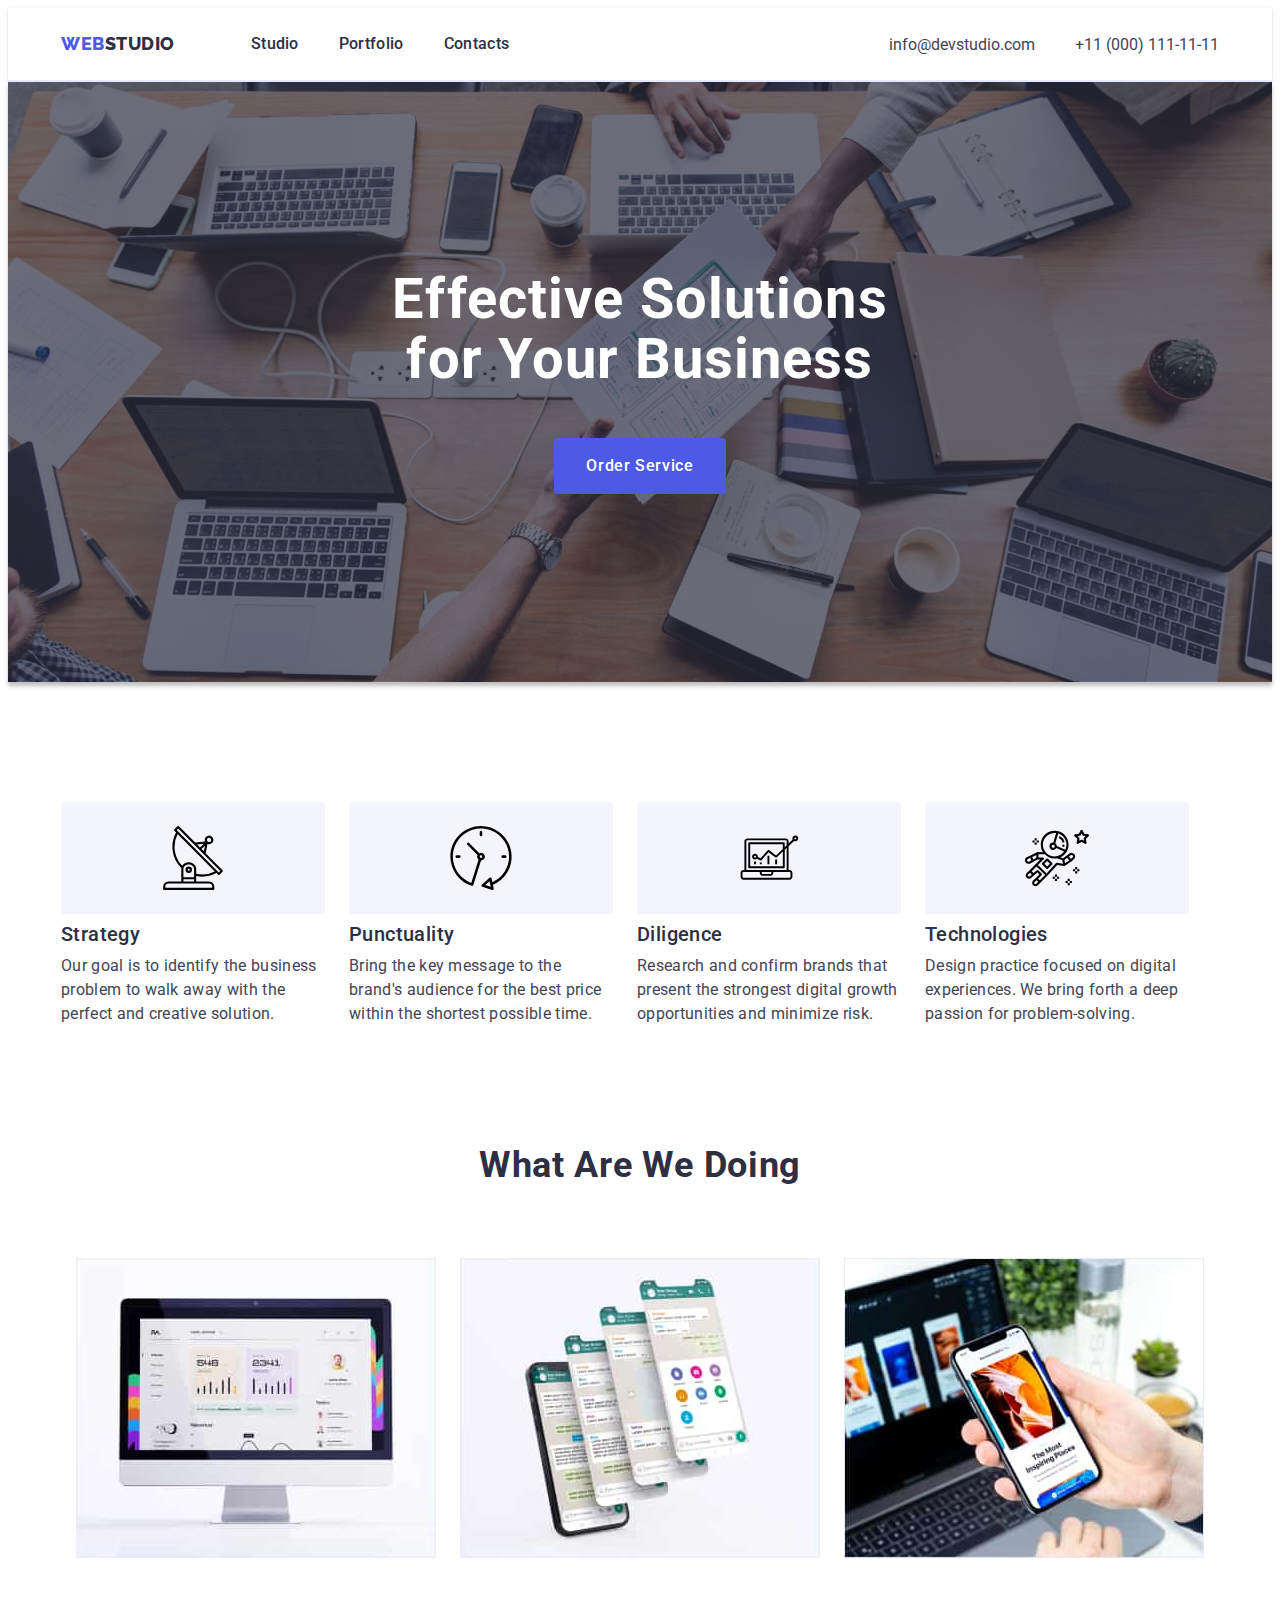
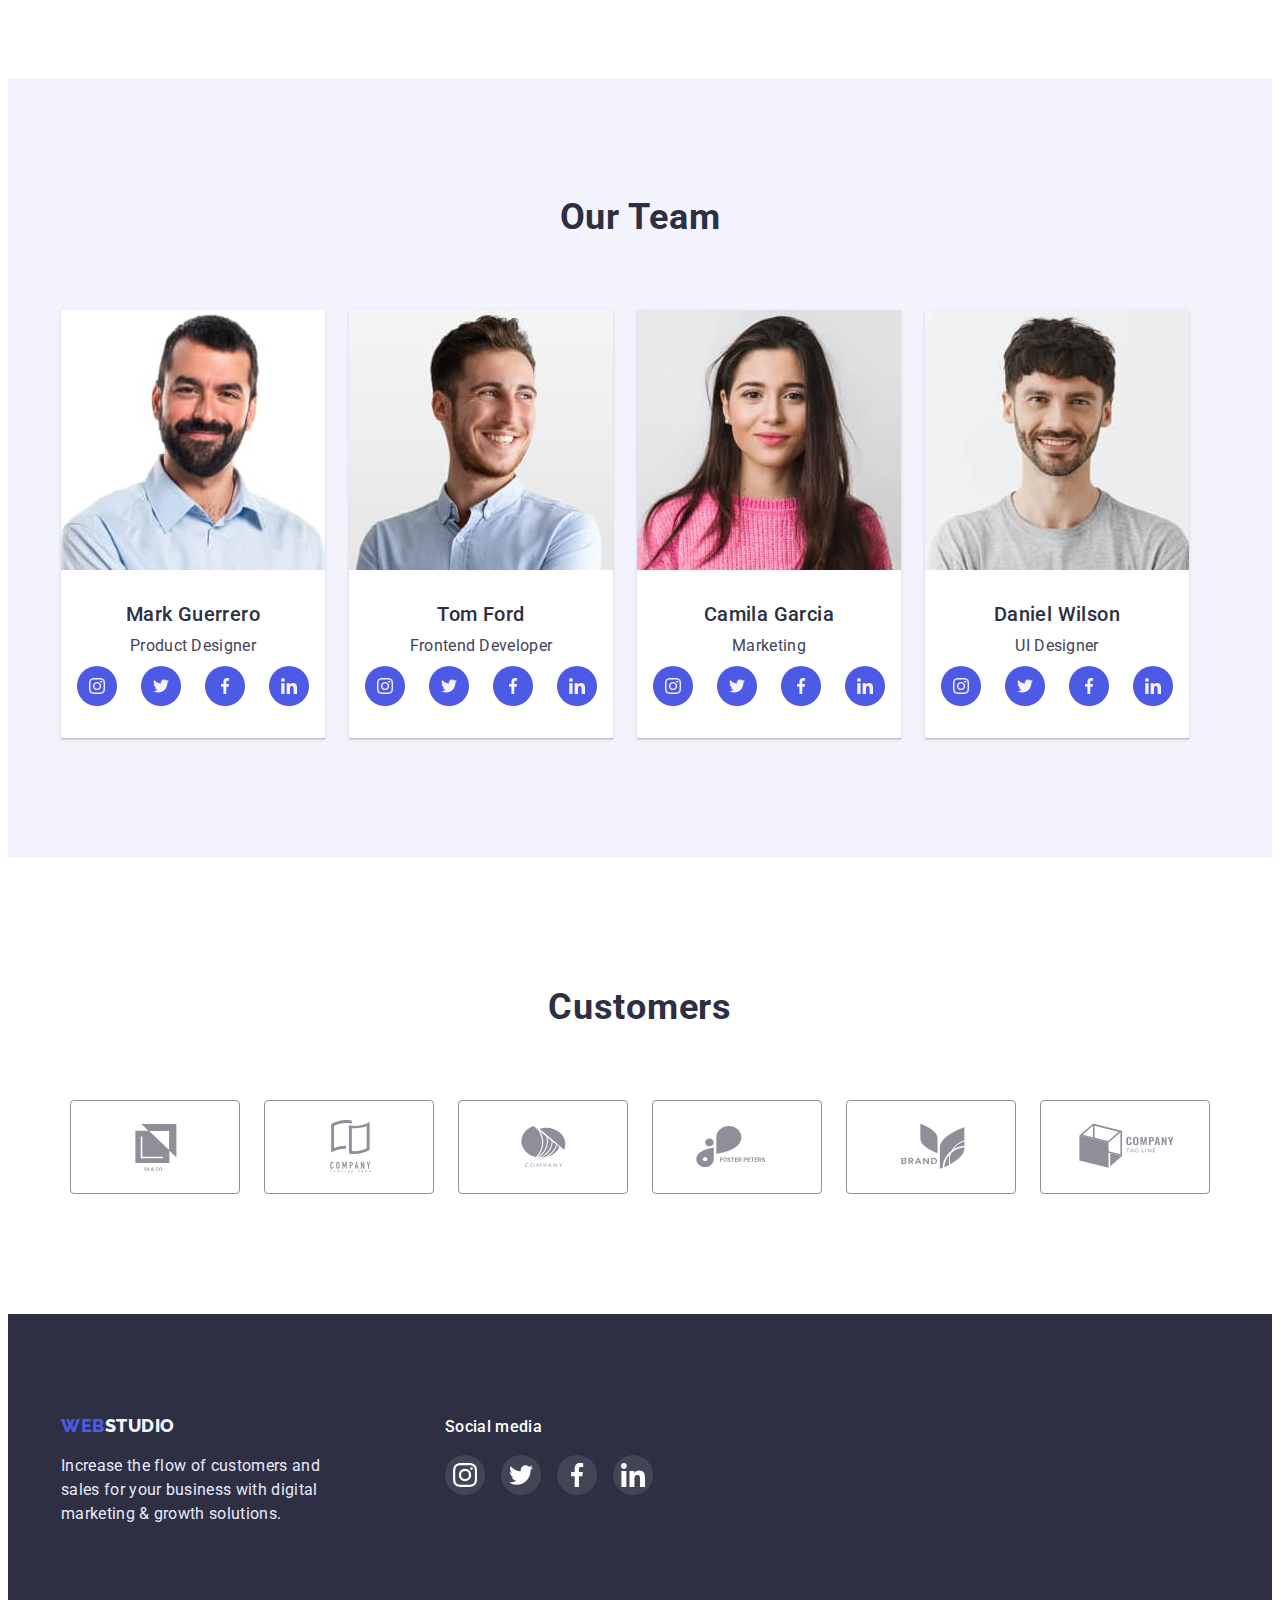
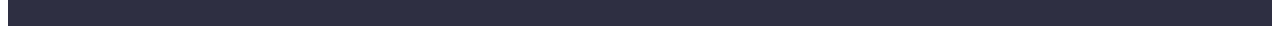
<file: index.html>
<!DOCTYPE html>
<html lang="en">
  <head>
    <meta charset="UTF-8" />
    <meta http-equiv="X-UA-Compatible" content="IE=edge" />
    <meta name="viewport" content="width=device-width, initial-scale=1.0" />
    <link
      rel="stylesheet"
      href="https://cdnjs.cloudflare.com/ajax/libs/modern-normalize/1.1.0/modern-normalize.min.css"
      integrity="sha512-wpPYUAdjBVSE4KJnH1VR1HeZfpl1ub8YT/NKx4PuQ5NmX2tKuGu6U/JRp5y+Y8XG2tV+wKQpNHVUX03MfMFn9Q=="
      crossorigin="anonymous"
      referrerpolicy="no-referrer"
    />

    <link rel="preconnect" href="https://fonts.googleapis.com" />
    <link rel="preconnect" href="https://fonts.gstatic.com" crossorigin />
    <link
      href="https://fonts.googleapis.com/css2?family=Raleway:wght@900&family=Roboto:wght@400;500;700;900&display=swap"
      rel="stylesheet"
    />
    <link rel="stylesheet" href="./css/styles.css" />
    <title>Web Studio</title>
  </head>
  <body>
    <!-- ================HEADER====================== -->
    <header class="header-border">
      <div class="container">
        <nav class="nav-container">
          <a href="index.html" class="link logo-text"
            ><span class="blue-logo-text">Web</span>Studio
          </a>
          <ul class="list nav-menu">
            <li class="nav-item">
              <a
                href="index.html"
                target="_self"
                rel="noreferrer noopener"
                class="link nav-link"
                >Studio</a
              >
            </li>
            <li class="nav-item">
              <a
                href="portfolio.html"
                target="_self"
                rel="noreferrer noopener"
                class="link nav-link"
                >Portfolio</a
              >
            </li>
            <li class="nav-item">
              <a href="" class="link nav-link">Contacts</a>
            </li>
          </ul>

          <address class="address">
            <ul class="list adrdress-list">
              <li class="adrdress-item">
                <a href="mailto:info@devstudio.com" class="link address-link"
                  >info@devstudio.com</a
                >
              </li>
              <li class="adrdress-item">
                <a href="tel:+110001111111" class="link address-link"
                  >+11 (000) 111-11-11</a
                >
              </li>
            </ul>
          </address>
        </nav>
      </div>
    </header>
    <main>
      <!-- NO NEED TO DO BACKGROUND YET! -->
      <!-- =====================HERO========================== -->
      <section class="hero-background">
        <div class="container hero-container">
          <!-- Hero -->
          <h1 class="hero-title">Effective Solutions for Your Business</h1>
          <button type="button" class="hero-btn btn">Order Service</button>
        </div>
      </section>
      <!--====================Benefits========================= -->
      <section class="benefits-section">
        <div class="container">
          <h2 class="visually-hidden">Benefits</h2>
          <ul class="list benefits-item-list">
            <li class="benefits-item">
              <div class="benefits-icon">
                <svg width="64px" height="64px">
                  <use href="./images/icons.svg#icon-antenna"></use>
                </svg>
              </div>
              <h3 class="benefits-title">Strategy</h3>
              <p class="benefits-text">
                Our goal is to identify the business problem to walk away with
                the perfect and creative solution.
              </p>
            </li>
            <li class="benefits-item">
              <div class="benefits-icon">
                <svg width="64px" height="64px">
                  <use href="./images/icons.svg#icon-clock"></use>
                </svg>
              </div>
              <h3 class="benefits-title">Punctuality</h3>
              <p class="benefits-text">
                Bring the key message to the brand's audience for the best price
                within the shortest possible time.
              </p>
            </li>
            <li class="benefits-item">
              <div class="benefits-icon">
                <svg width="64px" height="64px">
                  <use href="./images/icons.svg#icon-diagram"></use>
                </svg>
              </div>
              <h3 class="benefits-title">Diligence</h3>
              <p class="benefits-text">
                Research and confirm brands that present the strongest digital
                growth opportunities and minimize risk.
              </p>
            </li>
            <li class="benefits-item">
              <div class="benefits-icon">
                <svg width="64px" height="64px">
                  <use href="./images/icons.svg#icon-astronaut"></use>
                </svg>
              </div>
              <h3 class="benefits-title">Technologies</h3>
              <p class="benefits-text">
                Design practice focused on digital experiences. We bring forth a
                deep passion for problem-solving.
              </p>
            </li>
          </ul>
        </div>
      </section>
      <!-- ====================WHAT WE ARE DOING================== -->
      <section class="about-section">
        <div class="container">
          <h2 class="about-title">What are we doing</h2>
          <ul class="list about-list">
            <li class="about-item">
              <img src="./images/desktop.jpg" alt="desktop" width="360" />
            </li>
            <li class="about-item">
              <img src="./images/chatbots.jpg" alt="chatbots" width="360" />
            </li>
            <li class="about-item">
              <img src="./images/mobile.jpg" alt="mobile" width="360" />
            </li>
          </ul>
        </div>
      </section>
      <!-- ==================Our Team =======================-->
      <section class="team-background team-section">
        <div class="container">
          <h2 class="team-title">Our Team</h2>
          <ul class="list team-container-list">
            <li class="team-item-li">
              <img
                src="./images/markguerrero.jpg"
                alt="Mark Guerrero"
                width="264"
              />
              <div class="team-container-item">
                <h3 class="team-title-name">Mark Guerrero</h3>
                <p class="team-text">Product Designer</p>
                <ul class="team-soc-list list">
                  <li class="team-soc-item">
                    <a href="" class="team-soc-link link">
                      <svg class="team-soc-icon" width="16" height="16">
                        <use href="./images/icons.svg#icon-instagram"></use>
                      </svg>
                    </a>
                  </li>
                  <li class="team-soc-item">
                    <a href="" class="team-soc-link link">
                      <svg class="team-soc-icon" width="16" height="16">
                        <use href="./images/icons.svg#icon-twitter"></use>
                      </svg>
                    </a>
                  </li>
                  <li class="team-soc-item">
                    <a href="" class="team-soc-link link">
                      <svg class="team-soc-icon" width="16" height="16">
                        <use href="./images/icons.svg#icon-facebook"></use></svg
                    ></a>
                  </li>
                  <li class="team-soc-item">
                    <a href="" class="team-soc-link link">
                      <svg class="team-soc-icon" width="16" height="16">
                        <use href="./images/icons.svg#icon-linkedin"></use></svg
                    ></a>
                  </li>
                </ul>
              </div>
            </li>
            <li class="team-item-li">
              <img src="./images/tomford.jpg" alt="Tom Ford" width="264" />
              <div class="team-container-item">
                <h3 class="team-title-name">Tom Ford</h3>
                <p class="team-text">Frontend Developer</p>
                <ul class="team-soc-list list">
                  <li class="team-soc-item">
                    <a href="" class="team-soc-link link">
                      <svg class="team-soc-icon" width="16" height="16">
                        <use href="./images/icons.svg#icon-instagram"></use>
                      </svg>
                    </a>
                  </li>
                  <li class="team-soc-item">
                    <a href="" class="team-soc-link link">
                      <svg class="team-soc-icon" width="16" height="16">
                        <use href="./images/icons.svg#icon-twitter"></use>
                      </svg>
                    </a>
                  </li>
                  <li class="team-soc-item">
                    <a href="" class="team-soc-link link">
                      <svg class="team-soc-icon" width="16" height="16">
                        <use href="./images/icons.svg#icon-facebook"></use></svg
                    ></a>
                  </li>
                  <li class="team-soc-item">
                    <a href="" class="team-soc-link link">
                      <svg class="team-soc-icon" width="16" height="16">
                        <use href="./images/icons.svg#icon-linkedin"></use></svg
                    ></a>
                  </li>
                </ul>
              </div>
            </li>
            <li class="team-item-li">
              <img
                src="./images/camilagarcia.jpg"
                alt="Camila Garcia"
                width="264"
              />
              <div class="team-container-item">
                <h3 class="team-title-name">Camila Garcia</h3>
                <p class="team-text">Marketing</p>
                <ul class="team-soc-list list">
                  <li class="team-soc-item">
                    <a href="" class="team-soc-link link">
                      <svg class="team-soc-icon" width="16" height="16">
                        <use href="./images/icons.svg#icon-instagram"></use>
                      </svg>
                    </a>
                  </li>
                  <li class="team-soc-item">
                    <a href="" class="team-soc-link link">
                      <svg class="team-soc-icon" width="16" height="16">
                        <use href="./images/icons.svg#icon-twitter"></use>
                      </svg>
                    </a>
                  </li>
                  <li class="team-soc-item">
                    <a href="" class="team-soc-link link">
                      <svg class="team-soc-icon" width="16" height="16">
                        <use href="./images/icons.svg#icon-facebook"></use></svg
                    ></a>
                  </li>
                  <li class="team-soc-item">
                    <a href="" class="team-soc-link link">
                      <svg class="team-soc-icon" width="16" height="16">
                        <use href="./images/icons.svg#icon-linkedin"></use></svg
                    ></a>
                  </li>
                </ul>
              </div>
            </li>
            <li class="team-item-li">
              <img
                src="./images/danielwilson.jpg"
                alt="Daniel Wilson"
                width="264"
              />
              <div class="team-container-item">
                <h3 class="team-title-name">Daniel Wilson</h3>
                <p class="team-text">UI Designer</p>
                <ul class="team-soc-list list">
                  <li class="team-soc-item">
                    <a href="" class="team-soc-link link">
                      <svg class="team-soc-icon" width="16" height="16">
                        <use href="./images/icons.svg#icon-instagram"></use>
                      </svg>
                    </a>
                  </li>
                  <li class="team-soc-item">
                    <a href="" class="team-soc-link link">
                      <svg class="team-soc-icon" width="16" height="16">
                        <use href="./images/icons.svg#icon-twitter"></use>
                      </svg>
                    </a>
                  </li>
                  <li class="team-soc-item">
                    <a href="" class="team-soc-link link">
                      <svg class="team-soc-icon" width="16" height="16">
                        <use href="./images/icons.svg#icon-facebook"></use></svg
                    ></a>
                  </li>
                  <li class="team-soc-item">
                    <a href="" class="team-soc-link link">
                      <svg class="team-soc-icon" width="16" height="16">
                        <use href="./images/icons.svg#icon-linkedin"></use></svg
                    ></a>
                  </li>
                </ul>
              </div>
            </li>
          </ul>
        </div>
      </section>
      <!--============================= CUSTOMERS================================= -->
      <section class="client-section">
        <div class="container">
          <h2 class="client-title">Customers</h2>
          <ul class="client-list list">
            <a href="" class="client-link link">
              <svg class="client-icon" width="104" height="56">
                <use href="./images/icons.svg#icon-client-1"></use></svg
            ></a>
            <a href="" class="client-link link"
              ><svg class="client-icon" width="104" height="56">
                <use href="./images/icons.svg#icon-client-2"></use></svg></a
            ><a href="" class="client-link link"
              ><svg class="client-icon" width="104" height="56">
                <use href="./images/icons.svg#icon-client-3"></use></svg></a
            ><a href="" class="client-link link"
              ><svg class="client-icon" width="104" height="56">
                <use href="./images/icons.svg#icon-client-4"></use></svg></a
            ><a href="" class="client-link link"
              ><svg class="client-icon" width="104" height="56">
                <use href="./images/icons.svg#icon-client-5"></use></svg></a
            ><a href="" class="client-link link"
              ><svg class="client-icon" width="104" height="56">
                <use href="./images/icons.svg#icon-client-6"></use></svg
            ></a>
          </ul>
        </div>
      </section>
    </main>
    <!--============================= FOOTER================================= -->
    <footer class="footer-background footer-section">
      <div class="container">
        <div class="footer-content">
          <div class="footer-part-one">
            <a href="index.html" class="link logo-text"
              ><span class="blue-logo-text">Web</span
              ><span class="white-logo-color">Studio</span>
            </a>
            <p class="footer-text">
              Increase the flow of customers and sales for your business with
              digital marketing & growth solutions.
            </p>
          </div>
          <div class="footer-part-two">
            <p class="footer-soc-text">Social media</p>
            <ul class="footer-soc-list list">
              <li class="footer-soc-item">
                <a href="" class="footer-soc-link link">
                  <svg class="footer-soc-icon" width="24" height="24">
                    <use href="./images/icons.svg#icon-instagram"></use>
                  </svg>
                </a>
              </li>
              <li class="footer-soc-item">
                <a href="" class="footer-soc-link link">
                  <svg class="footer-soc-icon" width="24" height="24">
                    <use href="./images/icons.svg#icon-twitter"></use>
                  </svg>
                </a>
              </li>
              <li class="footer-soc-item">
                <a href="" class="footer-soc-link link">
                  <svg class="footer-soc-icon" width="24" height="24">
                    <use href="./images/icons.svg#icon-facebook"></use></svg
                ></a>
              </li>
              <li class="footer-soc-item">
                <a href="" class="footer-soc-link link">
                  <svg class="footer-soc-icon" width="24" height="24">
                    <use href="./images/icons.svg#icon-linkedin"></use></svg
                ></a>
              </li>
            </ul>
          </div>
        </div>
      </div>
    </footer>
  </body>
</html>
</file>
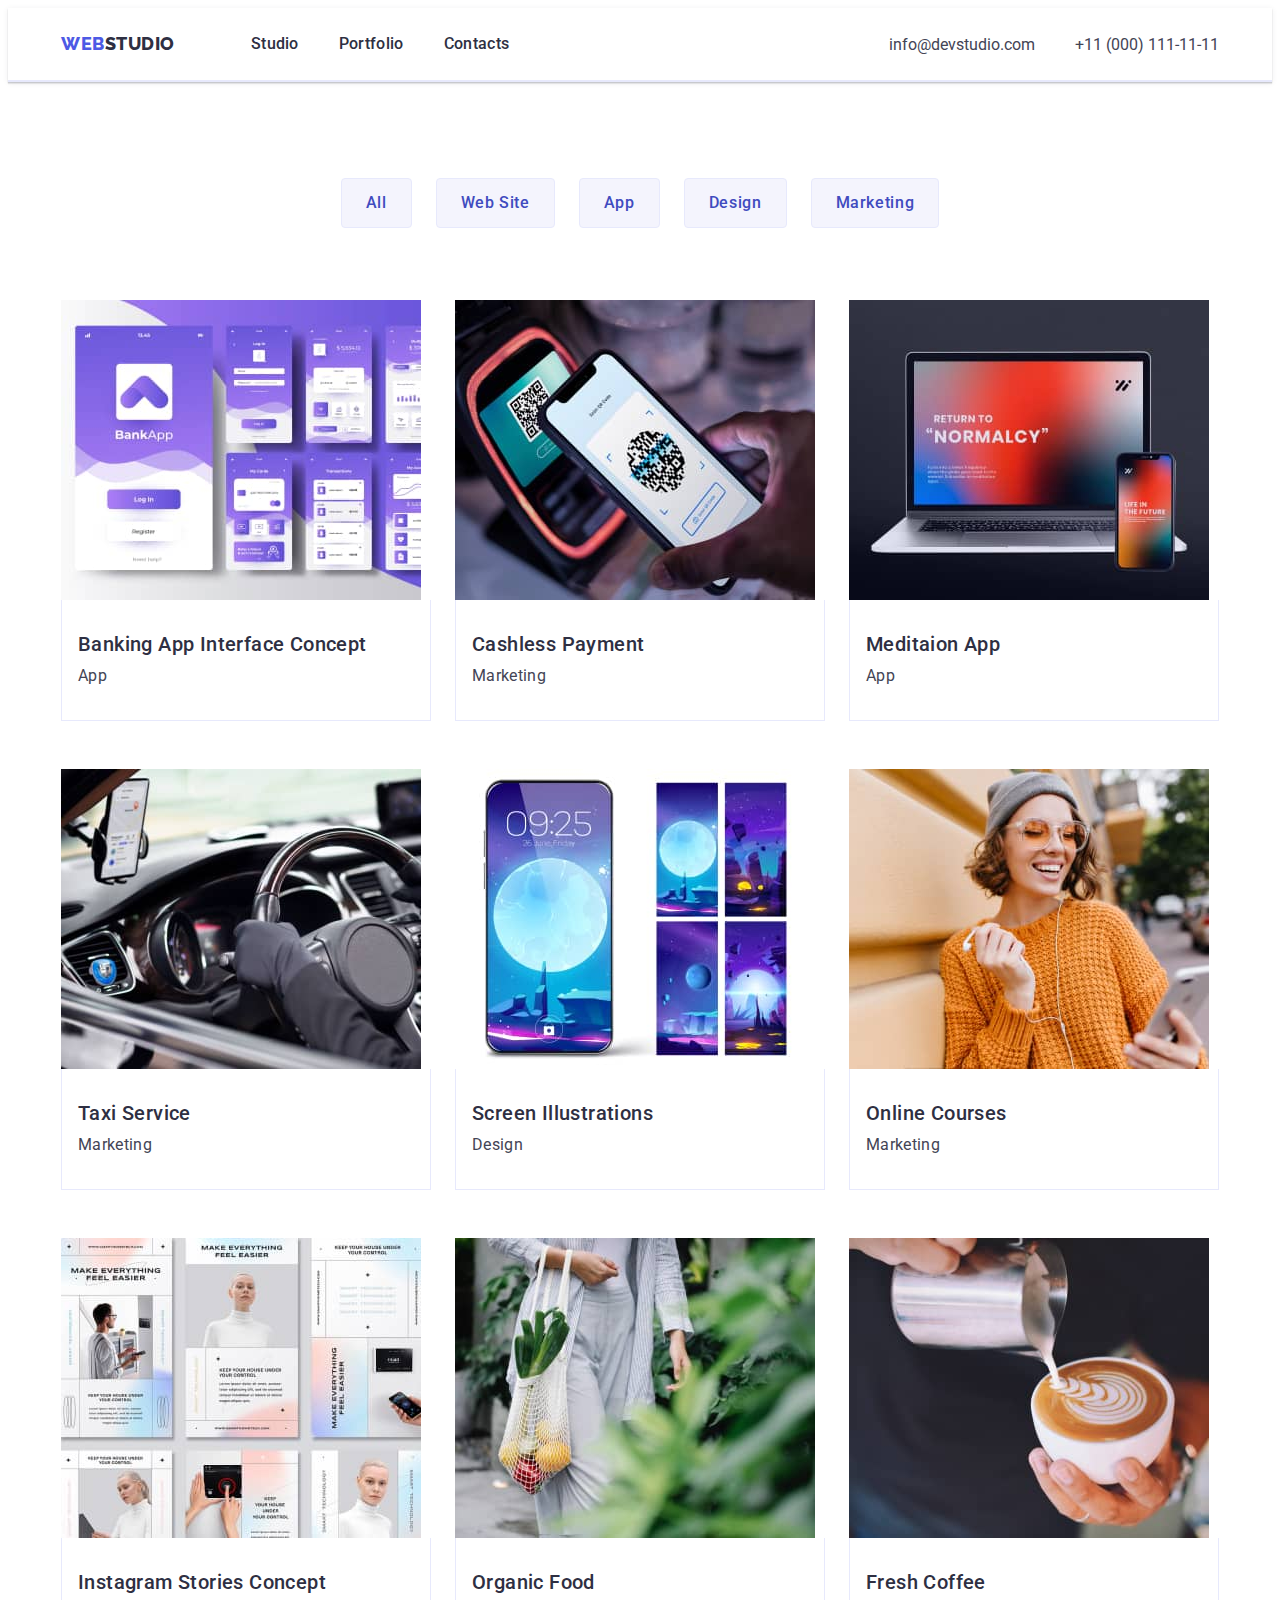
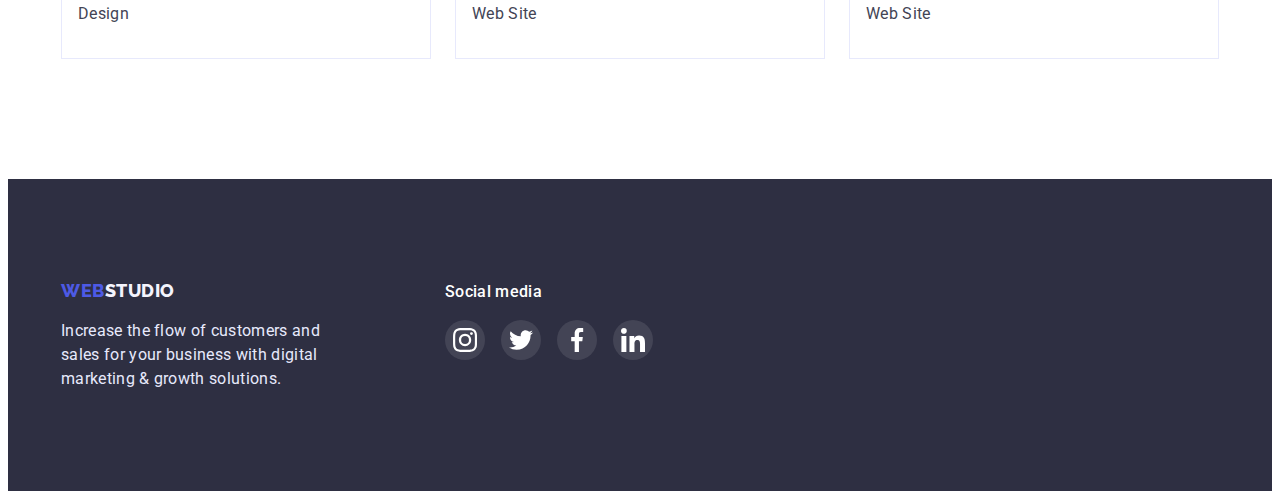
<file: portfolio.html>
<!DOCTYPE html>
<html lang="en">
  <head>
    <meta charset="UTF-8" />
    <meta http-equiv="X-UA-Compatible" content="IE=edge" />
    <meta name="viewport" content="width=device-width, initial-scale=1.0" />
    <title>Document</title>
    <link
      rel="stylesheet"
      href="https://cdnjs.cloudflare.com/ajax/libs/modern-normalize/1.1.0/modern-normalize.min.css"
      integrity="sha512-wpPYUAdjBVSE4KJnH1VR1HeZfpl1ub8YT/NKx4PuQ5NmX2tKuGu6U/JRp5y+Y8XG2tV+wKQpNHVUX03MfMFn9Q=="
      crossorigin="anonymous"
      referrerpolicy="no-referrer"
    />
    <link rel="preconnect" href="https://fonts.googleapis.com" />
    <link rel="preconnect" href="https://fonts.gstatic.com" crossorigin />
    <link
      href="https://fonts.googleapis.com/css2?family=Raleway:wght@900&family=Roboto:wght@400;500;700;900&display=swap"
      rel="stylesheet"
    />
    <link rel="stylesheet" href="./css/styles.css" />
  </head>
  <body>
    <header class="header-border">
      <div class="container">
        <nav class="nav-container">
          <a href="index.html" class="link logo-text"
            ><span class="blue-logo-text">Web</span>Studio
          </a>
          <ul class="list nav-menu">
            <li class="nav-item">
              <a
                href="index.html"
                target="_self"
                rel="noreferrer noopener"
                class="link nav-link"
                >Studio</a
              >
            </li>
            <li class="nav-item">
              <a
                href="portfolio.html"
                target="_self"
                rel="noreferrer noopener"
                class="link nav-link"
                >Portfolio</a
              >
            </li>
            <li class="nav-item">
              <a href="" class="link nav-link">Contacts</a>
            </li>
          </ul>

          <address class="address">
            <ul class="list adrdress-list">
              <li class="adrdress-item">
                <a href="mailto:info@devstudio.com" class="link address-link"
                  >info@devstudio.com</a
                >
              </li>
              <li class="adrdress-item">
                <a href="tel:+110001111111" class="link address-link"
                  >+11 (000) 111-11-11</a
                >
              </li>
            </ul>
          </address>
        </nav>
      </div>
    </header>
    <main>
      <section class="portfolio-section">
        <div class="container">
          <h1 class="visually-hidden">Portfolio</h1>
          <!-- Buttons -->
          <ul class="list portfolio-btn-list">
            <li class="portfolio-btn-item">
              <button type="button" class="portfolio-btn portfolio-btn-text">
                All
              </button>
            </li>
            <li class="portfolio-btn-item">
              <button type="button" class="portfolio-btn portfolio-btn-text">
                Web Site
              </button>
            </li>
            <li class="portfolio-btn-item">
              <button type="button" class="portfolio-btn portfolio-btn-text">
                App
              </button>
            </li>
            <li class="portfolio-btn-item">
              <button type="button" class="portfolio-btn portfolio-btn-text">
                Design
              </button>
            </li>
            <li class="portfolio-btn-item">
              <button type="button" class="portfolio-btn portfolio-btn-text">
                Marketing
              </button>
            </li>
          </ul>
          <!-- Examples -->
          <ul class="list exmples-list">
            <li class="portfolio-item">
              <a class="link portfolio-item-link" href="">
                <img
                  src="./images/banking.jpg"
                  alt="Banking App Interface Concept"
                  width="360"
                  height=""
                />
                <div class="examples-border">
                  <h2 class="examples-title">Banking App Interface Concept</h2>
                  <p class="examples-text">App</p>
                </div></a
              >
            </li>
            <li class="portfolio-item">
              <a class="link portfolio-item-link" href="">
                <img
                  src="./images/cashless.jpg"
                  alt="Cashless Payment"
                  width="360"
                  height=""
                />
                <div class="examples-border">
                  <h2 class="examples-title">Cashless Payment</h2>
                  <p class="examples-text">Marketing</p>
                </div></a
              >
            </li>
            <li class="portfolio-item">
              <a class="link portfolio-item-link" href="">
                <img
                  src="./images/meditation.jpg"
                  alt="Meditaion App"
                  width="360"
                  height=""
                />
                <div class="examples-border">
                  <h2 class="examples-title">Meditaion App</h2>
                  <p class="examples-text">App</p>
                </div></a
              >
            </li>
            <li class="portfolio-item">
              <a class="link portfolio-item-link" href="">
                <img
                  src="./images/taxi.jpg"
                  alt="Taxi Service"
                  width="360"
                  height=""
                />
                <div class="examples-border">
                  <h2 class="examples-title">Taxi Service</h2>
                  <p class="examples-text">Marketing</p>
                </div></a
              >
            </li>
            <li class="portfolio-item">
              <a class="link portfolio-item-link" href="">
                <img
                  src="./images/screen.jpg"
                  alt="Screen Illustrations"
                  width="360"
                  height=""
                />
                <div class="examples-border">
                  <h2 class="examples-title">Screen Illustrations</h2>
                  <p class="examples-text">Design</p>
                </div></a
              >
            </li>
            <li class="portfolio-item">
              <a class="link portfolio-item-link" href="">
                <img
                  src="./images/online.jpg"
                  alt="Online Courses"
                  width="360"
                  height=""
                />
                <div class="examples-border">
                  <h2 class="examples-title">Online Courses</h2>
                  <p class="examples-text">Marketing</p>
                </div></a
              >
            </li>
            <li class="portfolio-item">
              <a class="link portfolio-item-link" href="">
                <img
                  src="./images/instagramstories.jpg"
                  alt="Instagram Stories Concept"
                  width="360"
                  height=""
                />
                <div class="examples-border">
                  <h2 class="examples-title">Instagram Stories Concept</h2>
                  <p class="examples-text">Design</p>
                </div></a
              >
            </li>
            <li class="portfolio-item">
              <a class="link portfolio-item-link" href="">
                <img
                  src="./images/organic.jpg"
                  alt="Organic Food"
                  width="360"
                  height=""
                />
                <div class="examples-border">
                  <h2 class="examples-title">Organic Food</h2>
                  <p class="examples-text">Web Site</p>
                </div></a
              >
            </li>
            <li class="portfolio-item">
              <a class="link portfolio-item-link" href="">
                <img
                  src="./images/coffee.jpg"
                  alt="Fresh Coffee"
                  width="360"
                  height=""
                />
                <div class="examples-border">
                  <h2 class="examples-title">Fresh Coffee</h2>
                  <p class="examples-text">Web Site</p>
                </div></a
              >
            </li>
          </ul>
        </div>
      </section>
    </main>
    <footer class="footer-background footer-section">
      <div class="container">
        <div class="footer-content">
          <div class="footer-part-one">
            <a href="index.html" class="link logo-text"
              ><span class="blue-logo-text">Web</span
              ><span class="white-logo-color">Studio</span>
            </a>
            <p class="footer-text">
              Increase the flow of customers and sales for your business with
              digital marketing & growth solutions.
            </p>
          </div>
          <div class="footer-part-two">
            <p class="footer-soc-text">Social media</p>
            <ul class="footer-soc-list list">
              <li class="footer-soc-item">
                <a href="" class="footer-soc-link link">
                  <svg class="footer-soc-icon" width="24" height="24">
                    <use href="./images/icons.svg#icon-instagram"></use>
                  </svg>
                </a>
              </li>
              <li class="footer-soc-item">
                <a href="" class="footer-soc-link link">
                  <svg class="footer-soc-icon" width="24" height="24">
                    <use href="./images/icons.svg#icon-twitter"></use>
                  </svg>
                </a>
              </li>
              <li class="footer-soc-item">
                <a href="" class="footer-soc-link link">
                  <svg class="footer-soc-icon" width="24" height="24">
                    <use href="./images/icons.svg#icon-facebook"></use></svg
                ></a>
              </li>
              <li class="footer-soc-item">
                <a href="" class="footer-soc-link link">
                  <svg class="footer-soc-icon" width="24" height="24">
                    <use href="./images/icons.svg#icon-linkedin"></use></svg
                ></a>
              </li>
            </ul>
          </div>
        </div>
      </div>
    </footer>
  </body>
</html>
</file>
<file: css/styles.css>
/* ++++++++++++++++++++++++++++++++++++++===========WHOLE FILE============== */

body {
  font-family: "Roboto", sans-serif;
  color: #434455;

  /* outline: dashed tomato; */
}

button {
  cursor: pointer;
}

h1,
h2,
h3,
h4,
h5,
h6,
p {
  margin: 0;
}
ul {
  margin: 0;
  padding-left: 0;
}

img {
  display: block;
  max-width: 100%;
  height: auto;
}

.container {
  width: 1158px;
  margin-left: auto;
  margin-right: auto;
  padding-left: 15px;
  padding-right: 15px;
  /* outline: solid tomato; */
}
/* -----------------------outline shpuld be deleted later!! */

.link {
  text-decoration: none;
}

.list {
  list-style: none;
}

:root {
  --brand-color: #4d5ae5;
  --main-header-color: #2e2f42;
  --btn-accent-color: #404bbf;
  --background-color: #2e2f42;
  --main-white-logo-color: #f4f4fd;
}

/* ===========================HEADER================================ */

.header-border {
  border-bottom: 2px solid #e7e9fc;
  box-shadow: 0px 2px 1px rgba(46, 47, 66, 0.08),
    0px 1px 1px rgba(46, 47, 66, 0.16), 0px 1px 6px rgba(46, 47, 66, 0.08);
}
.nav-container {
  display: flex;
  align-items: center;
}

.logo-text {
  font-family: "Raleway";
  font-weight: 800;
  font-size: 18px;
  line-height: 1.33;
  letter-spacing: 0.03em;
  text-transform: uppercase;
  color: var(--main-header-color);
  margin-right: 76px;
}
/* тут правий марджин!!!!!!!!!!!!!!!!!!!!!!!!!!!!!!!!!!!!!!!!!!!!!! */

.blue-logo-text {
  color: var(--brand-color);
}
.nav-menu {
  display: flex;
}

.nav-item:not(:last-child) {
  margin-right: 40px;
}
/* тут правий марджин!!!!!!!!!!!!!!!!!!!!!!!!!!!!!!!!!!!!!!!!!!!!!! */

.nav-link {
  display: block;
  padding-top: 24px;
  padding-bottom: 24px;

  font-weight: 500;
  font-size: 16px;
  line-height: 1.5;
  letter-spacing: 0.02em;
  color: #2e2f42;

  /* outline: solid brown; */
}
.nav-link:hover,
.nav-link:focus {
  color: var(--brand-color);
}

.address {
  margin-left: auto;
}
.adrdress-list {
  display: flex;
  align-items: center;
}
.adrdress-list > .adrdress-item + .adrdress-item {
  margin-left: 40px;
}
.address-link {
  font-style: normal;
  color: #434455;
  padding-top: 24px;
  padding-bottom: 24px;
  /* outline: solid brown; */
}

.address-link:hover,
.address-link:focus {
  color: var(--brand-color);
}
/*================= .visually-hidden H1 ==============*/

.visually-hidden {
  position: absolute;
  width: 1px;
  height: 1px;
  margin: -1px;
  border: 0;
  padding: 0;

  white-space: nowrap;
  clip-path: inset(100%);
  clip: rect(0 0 0 0);
  overflow: hidden;
}

/* +++++++++++++++++++++++++++++++++========================MAIN-PAGE========================================+++++++++++++++++++ */
/* ===========================HERO================================ */

.hero-background {
  background: var(--background-color);
  background-image: linear-gradient(
      rgba(46, 47, 66, 0.7),
      rgba(46, 47, 66, 0.7)
    ),
    url(../images/people-office-bgi.jpg);
  background-repeat: no-repeat;
  background-position: center;
  background-size: 1440px 100%;
  box-shadow: 0px 4px 4px rgb(0 0 0 / 25%);
}

.hero-container {
  max-width: 1440px;

  text-align: center;
  padding-bottom: 188px;
  padding-top: 188px;
  margin-left: auto;
  margin-right: auto;
}

.hero-title {
  font-weight: 700;
  font-size: 56px;
  line-height: 1.07;
  letter-spacing: 0.02em;

  max-width: 500px;
  margin-left: auto;
  margin-right: auto;
  margin-bottom: 48px;
  color: #ffffff;
}
.hero-btn {
  background: var(--brand-color);
  font-family: "Roboto";
  font-weight: 500;
  font-size: 16px;
  line-height: 1.5;
  letter-spacing: 0.04em;
  color: #ffffff;
  text-align: center;
  padding: 16px 32px;
  border-radius: 4px;
  border: none;
}
.hero-btn:hover,
.hero-btn:focus {
  background: var(--brand-color);
}
.hero-btn:active {
  background: #404bbf;
}

/* ==============================BENEFITS========================= */
.benefits-item-list {
  display: flex;
}

.benefits-section {
  /* padding-right: 0px;
  padding-left: 0px; */
  padding-top: 120px;
  padding-bottom: 120px;
}

.benefits-item:not(:last-child) {
  margin-right: 24px;
}

.benefits-icon {
  display: flex;
  justify-content: center;
  align-items: center;
  height: 112px;
  /* padding: 24px 100px; */
  background: #f4f4fd;
  border-radius: 4px;
}

.benefits-item {
  width: 264px;
}

.benefits-title {
  font-weight: 500;
  font-size: 20px;
  line-height: 1.2;
  letter-spacing: 0.02em;
  color: var(--main-header-color);
  margin-bottom: 8px;
  margin-top: 8px;
}
.benefits-text {
  font-size: 16px;
  line-height: 1.5;
  letter-spacing: 0.02em;
}
/* ==============================WHAT WE ARE DOING========================= */
.about-section {
  padding-bottom: 120px;
}

.about-list {
  display: flex;
  /* flex-wrap: wrap;
    column-gap: 24px; */
  justify-content: center;
}
.about-item:not(:last-child) {
  margin-right: 24px;
}
.about-title {
  font-weight: 700;
  font-size: 36px;
  line-height: 1.11;
  letter-spacing: 0.02em;
  text-transform: capitalize;
  color: var(--main-header-color);
  text-align: center;
  margin-bottom: 72px;
}
/* ==============================OUR TEAM========================= */
.team-background {
  background: #f4f4fd;
}

/* MAYBE BETTER DELETE LATER CLASS ABOVE? */
.team-section {
  padding-top: 120px;
  padding-bottom: 120px;
}

.team-title {
  font-weight: 700;
  font-size: 36px;
  line-height: 1.11;
  letter-spacing: 0.02em;
  text-transform: capitalize;
  color: var(--main-header-color);
  text-align: center;
  margin-bottom: 72px;
}

.team-container-list {
  display: flex;

  /* flex-wrap: wrap;
  gap: 24px; */
}
.team-container-item {
  padding: 32px 16px 32px 16px;
  background: #ffffff;
  border-radius: 0px 0px 4px 4px;
  text-align: center;
}
.team-item-li {
  box-shadow: 0px 1px 6px rgba(46, 47, 66, 0.08),
    0px 1px 1px rgba(46, 47, 66, 0.16), 0px 2px 1px rgba(46, 47, 66, 0.08);
}
.team-item-li:not(:last-child) {
  margin-right: 24px;
}
.team-title-name {
  font-weight: 500;
  font-size: 20px;
  line-height: 1.2;
  letter-spacing: 0.02em;
  text-transform: capitalize;
  color: var(--main-header-color);
  text-align: center;
  /* margin-top: 32px; */
}

.team-text {
  font-size: 16px;
  line-height: 1.5;
  letter-spacing: 0.02em;
  text-align: center;
  margin-top: 8px;
  /* margin-bottom: 32px; */
}

.team-soc-list {
  display: flex;
  justify-content: center;
  gap: 24px;
}

.team-soc-item {
  width: 40px;
  height: 40px;
  margin-top: 8px;
}

.team-soc-link {
  display: flex;
  justify-content: center;
  align-items: center;
  width: 100%;
  height: 100%;
  border-radius: 50%;
  background-color: var(--brand-color);
  fill: var(--main-white-logo-color);
}

.team-soc-link:hover {
  background-color: var(--btn-accent-color);
}
.team-soc-link:focus {
  background-color: var(--btn-accent-color);
}

/* <!--============================= CUSTOMERS================================= --> */

.client-section {
  padding-top: 130px;
  padding-bottom: 120px;
}

.client-title {
  font-weight: 700;
  font-size: 36px;
  line-height: 1.11;
  letter-spacing: 0.02em;
  text-transform: capitalize;
  color: var(--main-header-color);
  text-align: center;
  margin-bottom: 72px;
}
.client-list {
  display: flex;
  justify-content: center;
  gap: 24px;
}

.client-link {
  border: 1px solid #8e8f99;
  border-radius: 4px;
  padding: 16px 32px;
  fill: #8e8f99;
}

.client-link:hover,
.client-link:focus {
  fill: var(--btn-accent-color);
  border: 1px solid;
  border-color: var(--btn-accent-color);
}

/* ==============================FOOTER========================= */

.footer-section {
  padding-top: 100px;
  padding-bottom: 100px;
}
.footer-background {
  background: var(--background-color);
}
/* MAYBE BETTER DELETE LATER CLASS ABOVE? */

.footer-text {
  font-size: 16px;
  line-height: 1.5;
  letter-spacing: 0.02em;
  color: #e7e9fc;
  margin-top: 16px;
  width: 264px;
}

.white-logo-color {
  color: #f4f4fd;
}

.footer-content {
  display: flex;
  flex-direction: row;
  align-items: baseline;
}

.footer-part-one {
  margin-right: 120px;
}

.footer-part-two {
  width: 208px;
  height: 80px;
}
.footer-soc-text {
  font-weight: 500;
  font-size: 16px;
  line-height: 24px;
  letter-spacing: 0.02em;
  color: #ffffff;
  margin-bottom: 16px;
}

.footer-soc-list {
  display: flex;
  justify-content: center;
  gap: 16px;
}

.footer-soc-item {
  width: 40px;
  height: 40px;
}

.footer-soc-link {
  display: flex;
  justify-content: center;
  align-items: center;
  width: 100%;
  height: 100%;
  border-radius: 50%;
  background-color: rgba(255, 255, 255, 0.1);
  fill: #ffffff;
}

.footer-soc-link:hover,
.footer-soc-link:focus {
  background-color: #31d0aa;
}

/* +++++++++++++++++++++++++++++++++========================PORTFOLIO-PAGE========================================+++++++++++++++++++ */
/* ==============================BUTTONS========================= */
.portfolio-section {
  padding-top: 96px;
  padding-bottom: 120px;
}

.portfolio-btn-list {
  display: flex;
  justify-content: center;
  align-items: center;
  margin-bottom: 72px;
  /* margin-right: auto;
  margin-left: auto; */
}

.portfolio-btn {
  background: #f4f4fd;
  border: 1px solid #e7e9fc;
  border-radius: 4px;
  padding: 12px 24px;
}

.portfolio-btn-item:not(:last-child) {
  margin-right: 24px;
}

.portfolio-btn-text {
  font-family: "Roboto", sans-serif;
  font-weight: 500;
  font-size: 16px;
  line-height: 1.5;
  letter-spacing: 0.04em;
  color: var(--btn-accent-color);
  text-align: center;
}

.portfolio-btn:hover,
.portfolio-btn:focus {
  background: var(--brand-color);
  color: #ffffff;
  box-shadow: 0px 3px 1px rgba(0, 0, 0, 0.1), 0px 2px 1px rgba(0, 0, 0, 0.08),
    0px 2px 2px rgba(0, 0, 0, 0.12);
}

.portfolio-btn:active {
  background: #404bbf;
  color: #ffffff;
}

/* ==============================EXAMPLES========================= */
.exmples-list {
  display: flex;
  flex-wrap: wrap;
  column-gap: 24px;
  row-gap: 48px;
}

.portfolio-item {
  flex-basis: calc((100% - 48px) / 3);
  background-color: #ffffff;
}
.portfolio-item-link {
  display: block;
}

.portfolio-item-link:hover,
.portfolio-item-link:focus {
  box-shadow: 0px 1px 6px rgba(46, 47, 66, 0.08);
}

.examples-border {
  border: 1px solid #e7e9fc;
  border-top: 0px;
  padding: 32px 16px;
}
.examples-title {
  font-weight: 500;
  font-size: 20px;
  line-height: 1.2;
  letter-spacing: 0.02em;
  color: var(--main-header-color);
}
.examples-text {
  font-size: 16px;
  line-height: 1.5;
  letter-spacing: 0.02em;
  color: #434455;
  margin-top: 8px;
}
</file>
